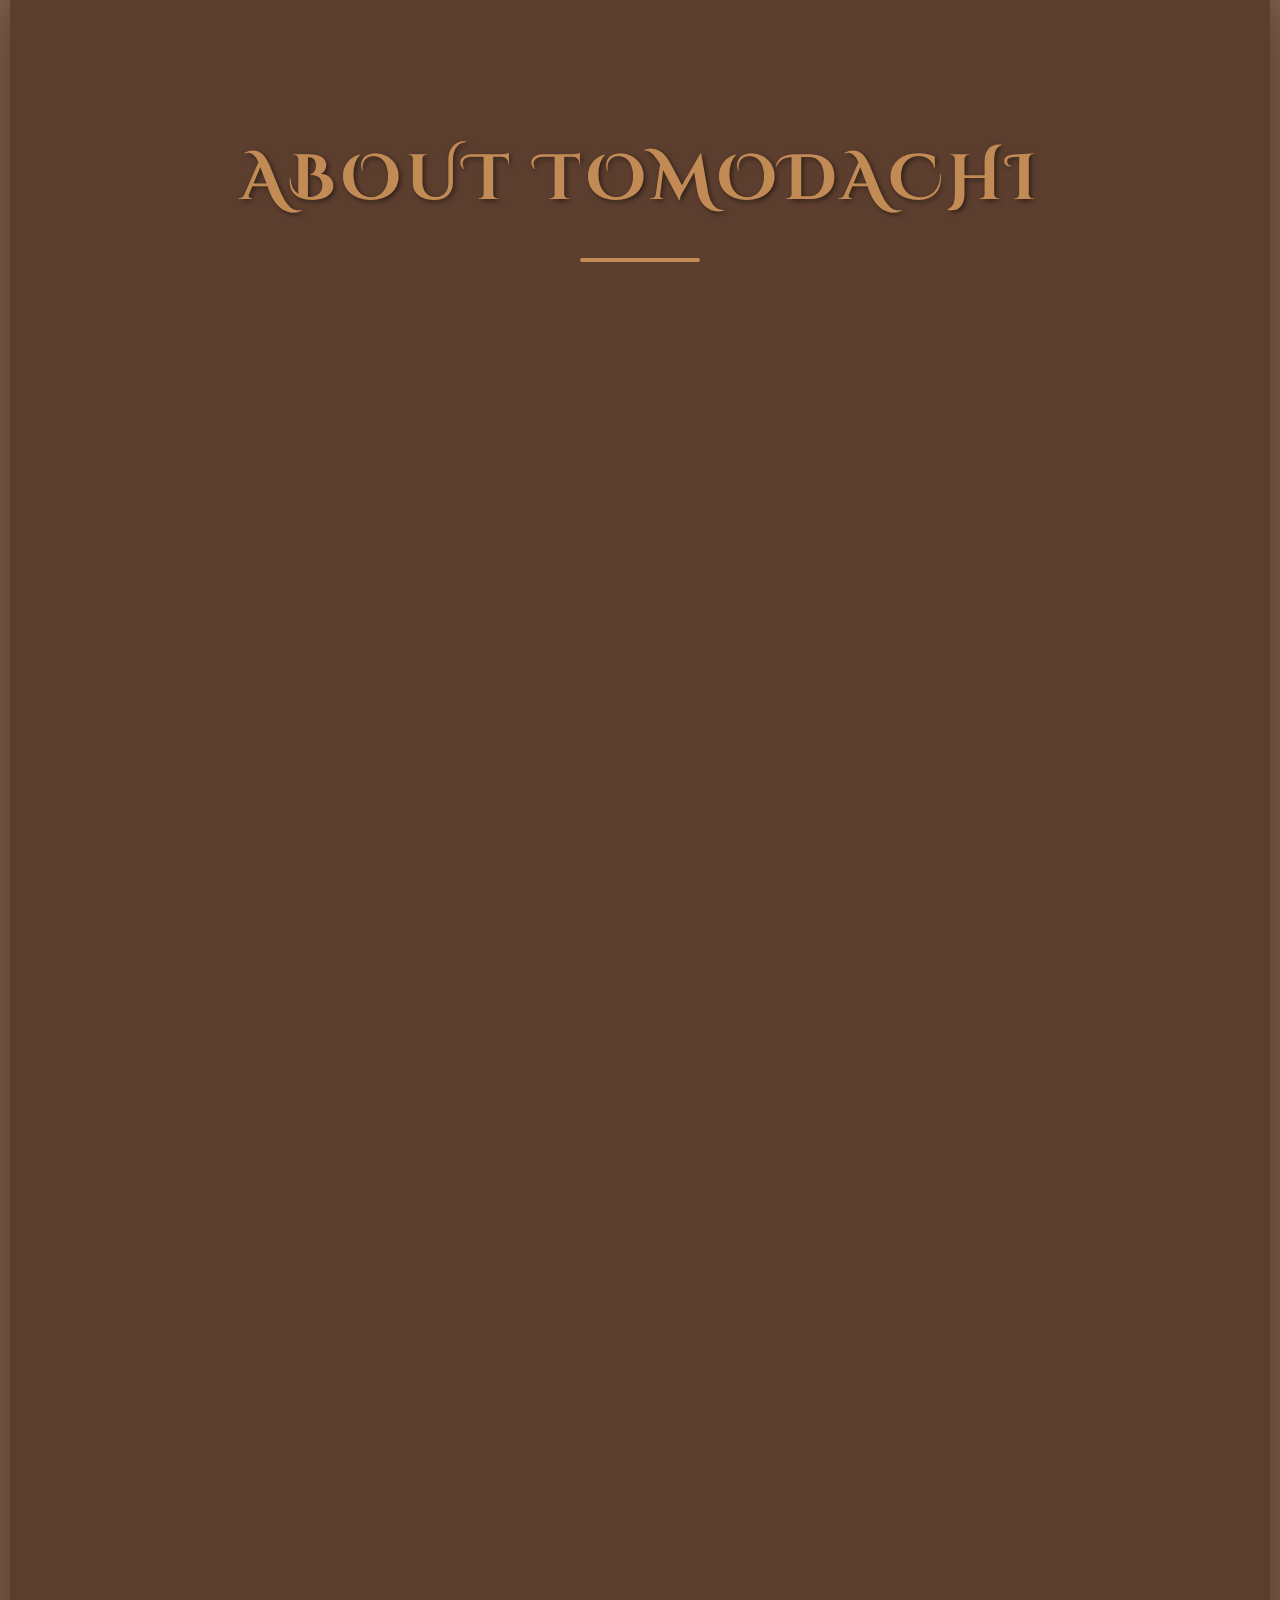
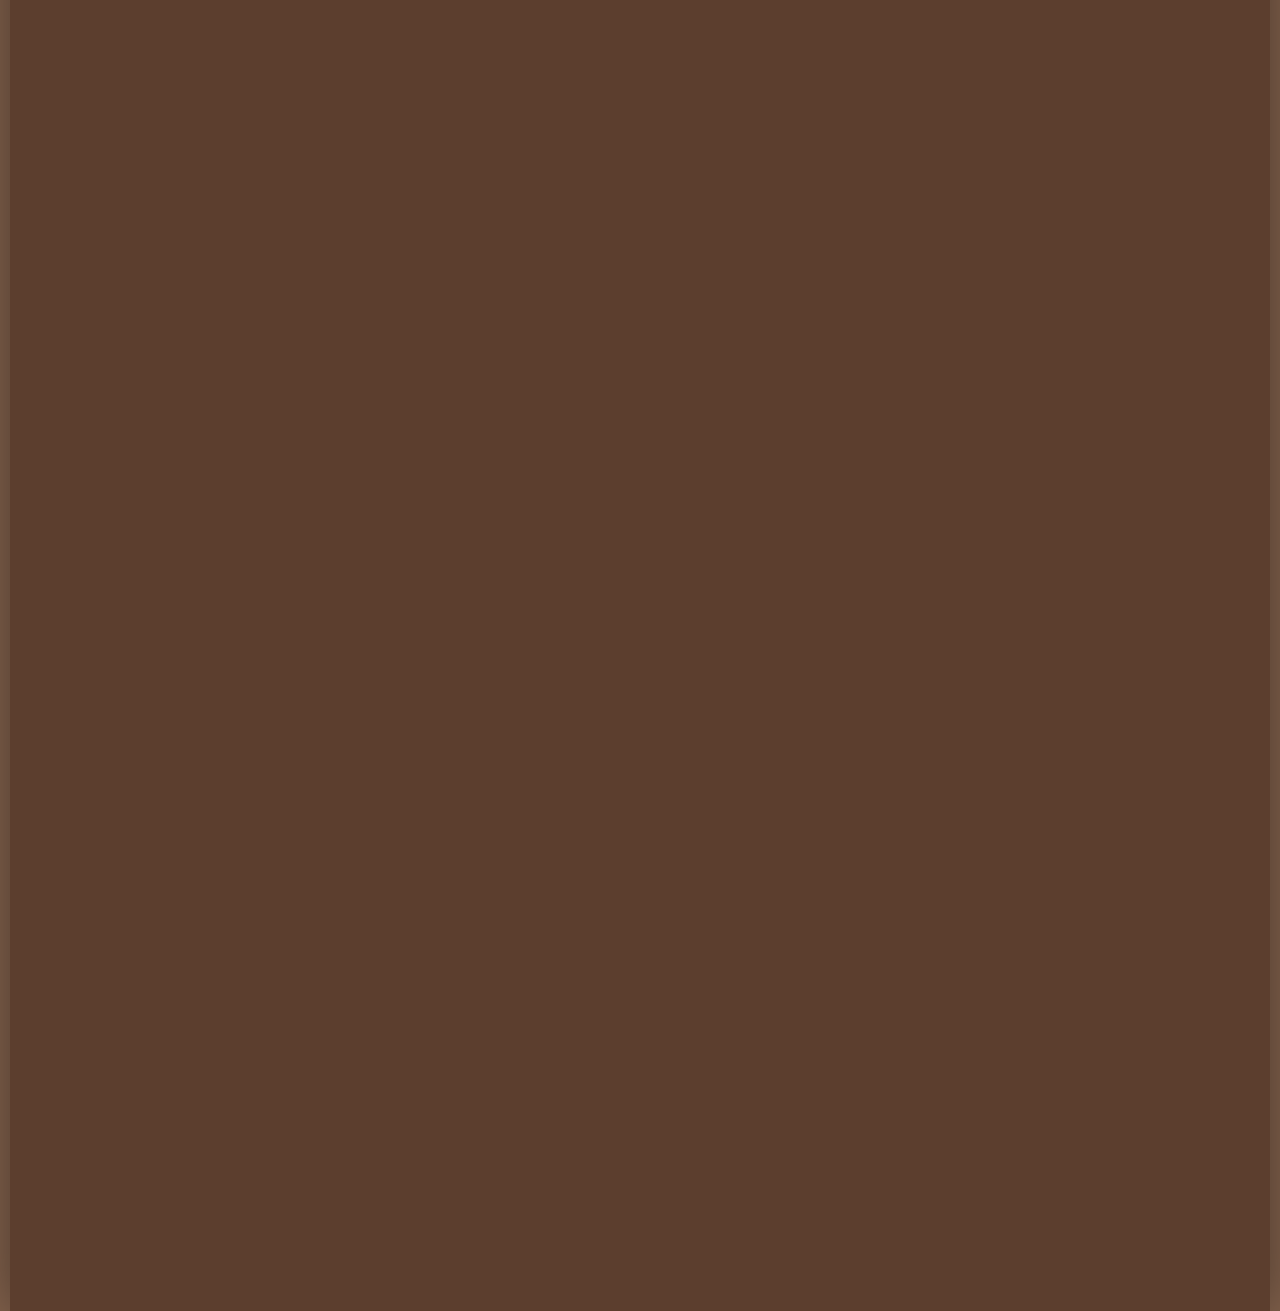
<file: about - Copy.html>
<!DOCTYPE html>
<html lang="en">
<head>
    <meta charset="UTF-8" />
    <meta name="viewport" content="width=device-width, initial-scale=1.0"/>
    <title>About Tomodachi coffe</title>
    <link rel="stylesheet" href="about.css" />
    <link rel="preconnect" href="https://fonts.googleapis.com">
    <link href="https://fonts.googleapis.com/css2?family=Cinzel+Decorative:wght@700;900&family=Raleway:wght@300;400;700&display=swap" rel="stylesheet">
</head>
<body>
    <div class="container">
        <h1>About Tomodachi</h1>
        <div class="section">
            <div class="text">
                <p>In the heart of Kyoto in the early 1990s, a small coffee shop called “Tomodachi” quietly opened its doors. It wasn’t just a cafe, but a laboratory of friendship, where stories intertwined with the aroma of perfect coffee.</p>
                <ol>
                    <li>Blends Japanese service etiquette with Indonesian soul</li>
                    <li>Ethically sources premium coffee beans</li>
                    <li>Hosts cultural appreciation events</li>
                    <li>Designs artistic and meaningful packaging</li>
                    <li>Builds a global cultural movement through coffee</li>
                </ol>
            </div>
            <div class="image">
                <img src="img/family.jpg" alt="Close-up Biji Kopi Mewah">
            </div>
        </div>

        <div class="section">
            <div class="text">
                <p>Cindy, the visionary, sculpts the brand with a powerful narrative. Afrida brings zen precision, perfecting every drop of water in the art of manual pour-over. Stephanie designs the interior with elegance, creating a grand home atmosphere. Sabiatul introduces the rich heritage of Indonesian roasting techniques. Lovely, with her timeless warmth, transforms every interaction into a lifelong friendship.</p>
            </div>
            <div class="image">
                <img src="img/step.jpg" alt="Proses Pour Over yang Elegan">
            </div>
        </div>

        <div class="section">
            <div class="text">
                <ol>
                    <li><b>Cindy</b>: The Visionary - Crafting the Brand's Story</li>
                    <li><b>Afrida</b>: The Barista Maestro - Mastering the Art of Pour-Over</li>
                    <li><b>Stephanie</b>: The Designer - Creating a Grand Home Atmosphere</li>
                    <li><b>Sabiatul</b>: The Roasting Expert - Infusing Indonesian Heritage</li>
                    <li><b>Lovely</b>: The Heart - Building Lifelong Friendships</li>
                </ol>
            </div>
            <div class="image">
                <img src="img/Coffe Black Sendi Ramos.jpg" alt="Cangkir Kopi Klasik dan Biji Kopi">
            </div>
        </div>

        <div class="section">
            <div class="text">
                <p>After building a legendary foundation in Kyoto, the five friends returned to their homeland, Indonesia. In Cikarang, they established the new Tomodachi Coffee, a temple to the craft of coffee. Every element, from the vintage color palette to the luxurious wood textures, invites guests to engage with the Slow Coffee philosophy, where quality is measured in the moment.</p>
            </div>
            <div class="image">
                <img src="img/cofe shop vintage.jpg" alt="Interior Kedai Kopi yang Mewah">
            </div>
        </div>

        <div class="section">
            <div class="text">
                <p>Today, Tomodachi Coffee stands as a timeless masterpiece of friendship, craft, and legacy. Cindy, Afrida, Stephanie, Sabiatul, and Lovely continue to lead the vision—carving out their story, one extraordinary cup at a time. We invite you to not just drink coffee, but to be a part of this unforgettable story.</p>
            </div>
            <div class="image">
                <img src="img/download (3).jpg" alt="Sahabat Menikmati Kopi Premium">
            </div>
        </div>
    </div>
</body>
</html>
</file>
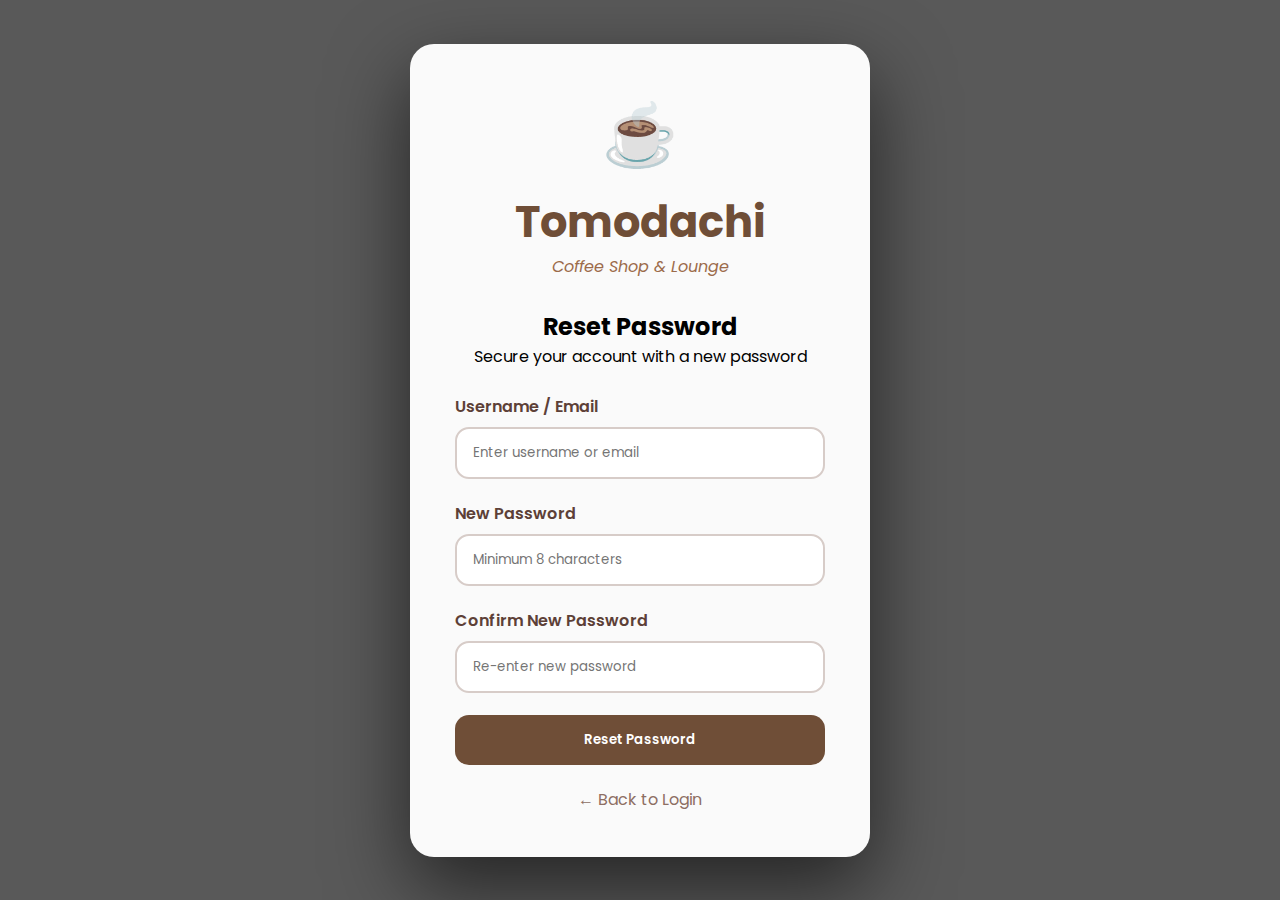
<file: forgotpw.html>
<!DOCTYPE html>
<html lang="en">
<head>
    <meta charset="UTF-8">
    <meta name="viewport" content="width=device-width, initial-scale=1.0">
    <title>Tomodachi Coffee Shop – Reset Password</title>

    <link href="https://fonts.googleapis.com/css2?family=Poppins:wght@300;400;600;700&display=swap" rel="stylesheet">

    <style>
        * {
            margin: 0;
            padding: 0;
            box-sizing: border-box;
            font-family: 'Poppins', sans-serif;
        }

        body {
            min-height: 100vh;
            background: linear-gradient(rgba(0,0,0,0.65), rgba(0,0,0,0.65)),
                        url('https://images.unsplash.com/photo-1509042239860-f550ce710b93');
            background-size: cover;
            background-position: center;
            display: flex;
            align-items: center;
            justify-content: center;
            padding: 20px;
        }

        .container {
            width: 100%;
            max-width: 460px;
            background: rgba(255,255,255,0.97);
            border-radius: 24px;
            padding: 45px;
            box-shadow: 0 30px 80px rgba(0,0,0,0.6);
        }

        .coffee-icon {
            text-align: center;
            font-size: 3.8em;
            margin-bottom: 10px;
        }

        .logo {
            text-align: center;
            margin-bottom: 30px;
        }

        .logo h1 {
            font-size: 2.7em;
            color: #6F4E37;
        }

        .logo p {
            color: #9C6B4A;
            font-style: italic;
        }

        .title {
            text-align: center;
            margin-bottom: 25px;
        }

        .form-group {
            margin-bottom: 22px;
        }

        label {
            font-weight: 600;
            color: #5D4037;
            display: block;
            margin-bottom: 8px;
        }

        input {
            width: 100%;
            padding: 14px 16px;
            border-radius: 14px;
            border: 2px solid #D7CCC8;
        }

        input:focus {
            outline: none;
            border-color: #8D6E63;
        }

        .btn {
            width: 100%;
            padding: 15px;
            border-radius: 14px;
            border: none;
            font-weight: 600;
            cursor: pointer;
            color: #fff;
            background: #6F4E37;
        }

        .message {
            display: none;
            padding: 14px;
            border-radius: 12px;
            margin-bottom: 18px;
        }

        .error {
            background: #FFEBEE;
            color: #C62828;
        }

        .success {
            background: #E8F5E9;
            color: #2E7D32;
        }

        .back-login {
            text-align: center;
            margin-top: 22px;
        }

        .back-login a {
            color: #8D6E63;
            text-decoration: none;
        }
    </style>
</head>

<body>

<div class="container" id="container">
    <div class="coffee-icon">☕</div>

    <div class="logo">
        <h1>Tomodachi</h1>
        <p>Coffee Shop & Lounge</p>
    </div>

    <div class="title">
        <h2>Reset Password</h2>
        <p>Secure your account with a new password</p>
    </div>

    <div id="errorMsg" class="message error"></div>
    <div id="successMsg" class="message success"></div>

    <form id="resetForm">
        <div class="form-group">
            <label>Username / Email</label>
            <input type="text" id="username" placeholder="Enter username or email">
        </div>

        <div class="form-group">
            <label>New Password</label>
            <input type="password" id="newPassword" placeholder="Minimum 8 characters">
        </div>

        <div class="form-group">
            <label>Confirm New Password</label>
            <input type="password" id="confirmPassword" placeholder="Re-enter new password">
        </div>

        <button class="btn" id="resetBtn">Reset Password</button>

        <div class="back-login">
            <a href="login.html">← Back to Login</a>
        </div>
    </form>
</div>

<script>
/* ELEMENT */
const form = document.getElementById("resetForm");
const username = document.getElementById("username");
const newPassword = document.getElementById("newPassword");
const confirmPassword = document.getElementById("confirmPassword");
const resetBtn = document.getElementById("resetBtn");
const container = document.getElementById("container");
const errorMsg = document.getElementById("errorMsg");
const successMsg = document.getElementById("successMsg");

/* ===============================
   1️⃣ CLICK EVENT
================================ */
resetBtn.addEventListener("click", function () {
    console.log("Reset button clicked");
});

/* ===============================
   2️⃣ CHANGE EVENT
================================ */
username.addEventListener("change", function () {
    console.log("Username changed:", this.value);
});

/* ===============================
   3️⃣ MOUSE MOVE EVENT
================================ */
container.addEventListener("mousemove", function () {
    console.log("Mouse moving inside reset password form");
});

/* ===============================
   4️⃣ KEYPRESS EVENT
================================ */
newPassword.addEventListener("keypress", function (e) {
    console.log("Key pressed in password field:", e.key);
});

/* ===============================
   5️⃣ FOCUS EVENT
================================ */
confirmPassword.addEventListener("focus", function () {
    console.log("Confirm password field focused");
});

/* ===============================
   SUBMIT LOGIC
================================ */
form.addEventListener("submit", function (e) {
    e.preventDefault();

    errorMsg.style.display = "none";
    successMsg.style.display = "none";

    if (username.value.trim() === "") {
        return showError("Username or email is required");
    }

    if (newPassword.value.length < 8) {
        return showError("Password must be at least 8 characters");
    }

    if (newPassword.value !== confirmPassword.value) {
        return showError("Passwords do not match");
    }

    showSuccess("Password reset successful ☕ Redirecting...");

    setTimeout(() => {
        window.location.href = "login.html";
    }, 1500);
});

function showError(msg) {
    errorMsg.textContent = msg;
    errorMsg.style.display = "block";
}

function showSuccess(msg) {
    successMsg.textContent = msg;
    successMsg.style.display = "block";
}
</script>

</body>
</html>
</file>
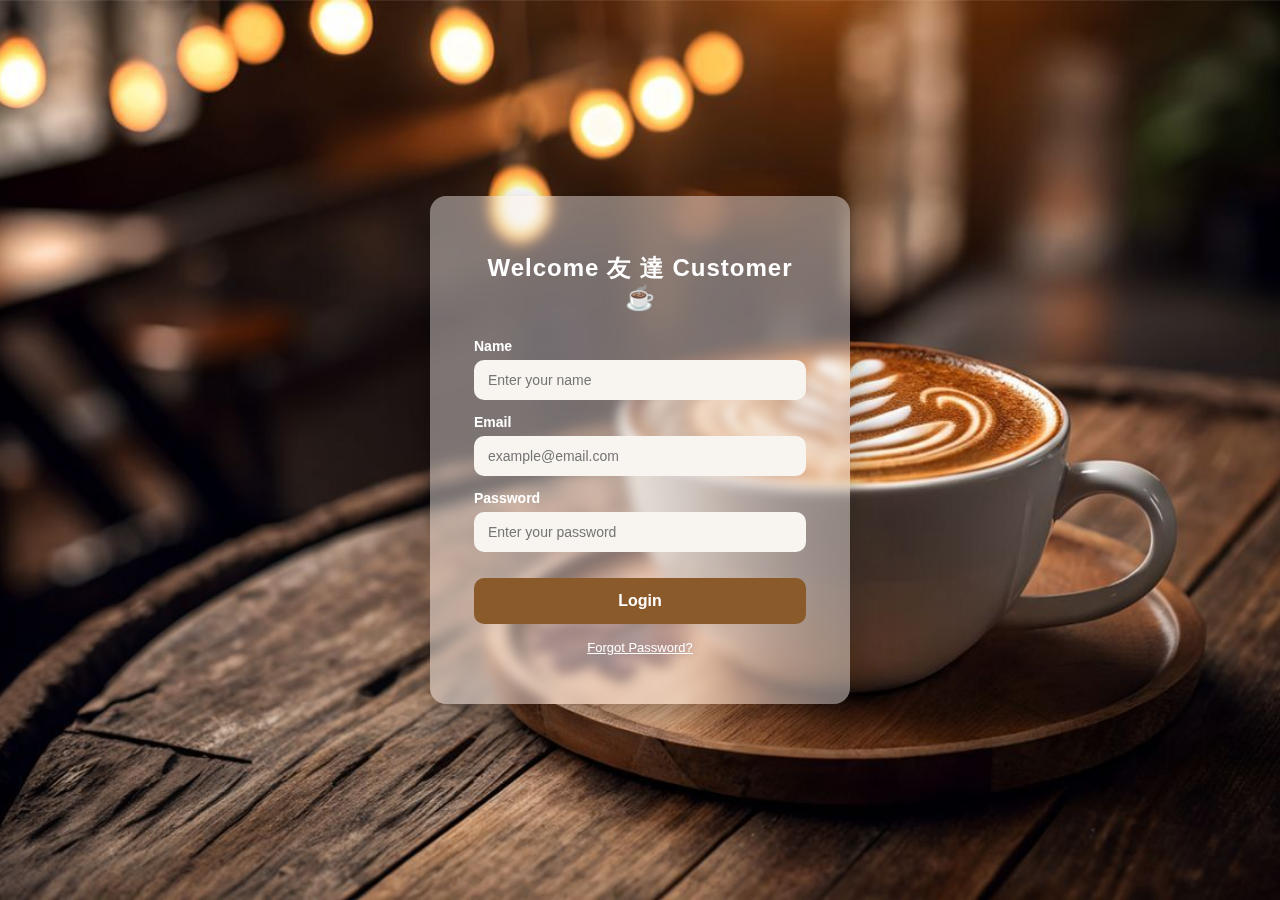
<file: login.html>
<!DOCTYPE html>
<html lang="en">
<head>
  <meta charset="UTF-8" />
  <meta name="viewport" content="width=device-width, initial-scale=1.0" />
  <title>Chocolate Login Form</title>

  <style>
    * {
      box-sizing: border-box;
    }

    body {
      margin: 0;
      min-height: 100vh;
      background: url("img/kopibackround.jpg") center / cover no-repeat;
      font-family: "Segoe UI", Arial, sans-serif;
      display: flex;
      justify-content: center;
      align-items: center;
    }

    .login-form {
      width: 100%;
      max-width: 420px;
      background: rgba(244, 238, 234, 0.45);
      backdrop-filter: blur(6px);
      padding: 36px 44px;
      border-radius: 16px;
      box-shadow: 0 18px 40px rgba(0, 0, 0, 0.35);
      color: #fff;
      animation: slideUp 0.6s ease;
    }

    @keyframes slideUp {
      from {
        opacity: 0;
        transform: translateY(25px);
      }
      to {
        opacity: 1;
        transform: translateY(0);
      }
    }

    h2 {
      text-align: center;
      margin-bottom: 26px;
      letter-spacing: 1px;
    }

    label {
      display: block;
      margin-top: 14px;
      font-size: 14px;
      font-weight: 600;
    }

    input {
      width: 100%;
      padding: 12px 14px;
      margin-top: 6px;
      border-radius: 10px;
      border: none;
      font-size: 14px;
      outline: none;
      background-color: #f8f4f0;
      transition: all 0.25s ease;
    }

    input:focus {
      background-color: #eee2d1;
      box-shadow: 0 0 0 2px rgba(139, 90, 43, 0.5);
    }

    button {
      width: 100%;
      margin-top: 26px;
      padding: 14px;
      background-color: #8b5a2b;
      border: none;
      border-radius: 10px;
      color: #fff;
      font-size: 16px;
      font-weight: bold;
      cursor: pointer;
      transition: all 0.25s ease;
    }

    button:hover {
      background-color: #5c3317;
      transform: translateY(-2px);
    }

    .forgot {
      text-align: center;
      margin-top: 16px;
      font-size: 13px;
    }

    .forgot a {
      color: #fff;
      text-decoration: underline;
    }

    /* Alert */
    .alert {
      display: none;
      margin-top: 18px;
      padding: 12px 14px;
      border-radius: 10px;
      font-size: 14px;
      font-weight: 600;
      animation: fadeSlide 0.3s ease;
    }

    .alert.error {
      background-color: #e25555;
    }

    .alert.success {
      background-color: #62b85c;
    }

    @keyframes fadeSlide {
      from {
        opacity: 0;
        transform: translateY(-6px);
      }
      to {
        opacity: 1;
        transform: translateY(0);
      }
    }
  </style>
</head>

<body>
  <form class="login-form" id="loginForm" novalidate>
    <h2>Welcome 友 達 Customer ☕</h2>

    <label>Name</label>
    <input type="text" id="name" placeholder="Enter your name" required />

    <label>Email</label>
    <input type="email" id="email" placeholder="example@email.com" required />

    <label>Password</label>
    <input type="password" id="password" placeholder="Enter your password" required />

    <button type="submit" id="loginBtn">Login</button>

    <p class="forgot">
      <a href="forgotpw.html">Forgot Password?</a>
    </p>

    <div class="alert error" id="errorAlert">
      ⚠️ Email must be valid and include @
    </div>

    <div class="alert success" id="successAlert">
      ✅ Login successful! Redirecting...
    </div>
  </form>

  <script>
    const form = document.getElementById("loginForm");
    const email = document.getElementById("email");
    const nameInput = document.getElementById("name");
    const password = document.getElementById("password");
    const loginBtn = document.getElementById("loginBtn");
    const errorAlert = document.getElementById("errorAlert");
    const successAlert = document.getElementById("successAlert");

    const emailRegex = /^[^\s@]+@[^\s@]+\.[^\s@]+$/;

    function hideAlerts() {
      errorAlert.style.display = "none";
      successAlert.style.display = "none";
    }

    function show(el) {
      el.style.display = "block";
    }

    /* ========= 5 EVENT LISTENERS ========= */

    // 1. Click Event
    loginBtn.addEventListener("click", () => {
      console.log("Login button clicked");
    });

    // 2. Change Event
    email.addEventListener("change", () => {
      console.log("Email changed:", email.value);
    });

    // 3. Mouse Move Event
    form.addEventListener("mousemove", () => {
      console.log("Mouse moving inside form");
    });

    // 4. Keypress Event
    password.addEventListener("keypress", (e) => {
      console.log("Key pressed in password:", e.key);
    });

    // 5. Focus Event
    nameInput.addEventListener("focus", () => {
      console.log("Name field focused");
    });

    /* ========= SUBMIT LOGIC ========= */
    form.addEventListener("submit", function (e) {
      e.preventDefault();
      hideAlerts();

      if (!emailRegex.test(email.value.trim())) {
        show(errorAlert);
        return;
      }

      show(successAlert);

      // ⏳ delay sebentar → pindah halaman
      setTimeout(() => {
        window.location.href = "menu.html";
      }, 1200);
    });

    // Real-time validation
    email.addEventListener("input", function () {
      if (emailRegex.test(this.value.trim())) {
        errorAlert.style.display = "none";
      }
    });
  </script>
</body>
</html>
</file>
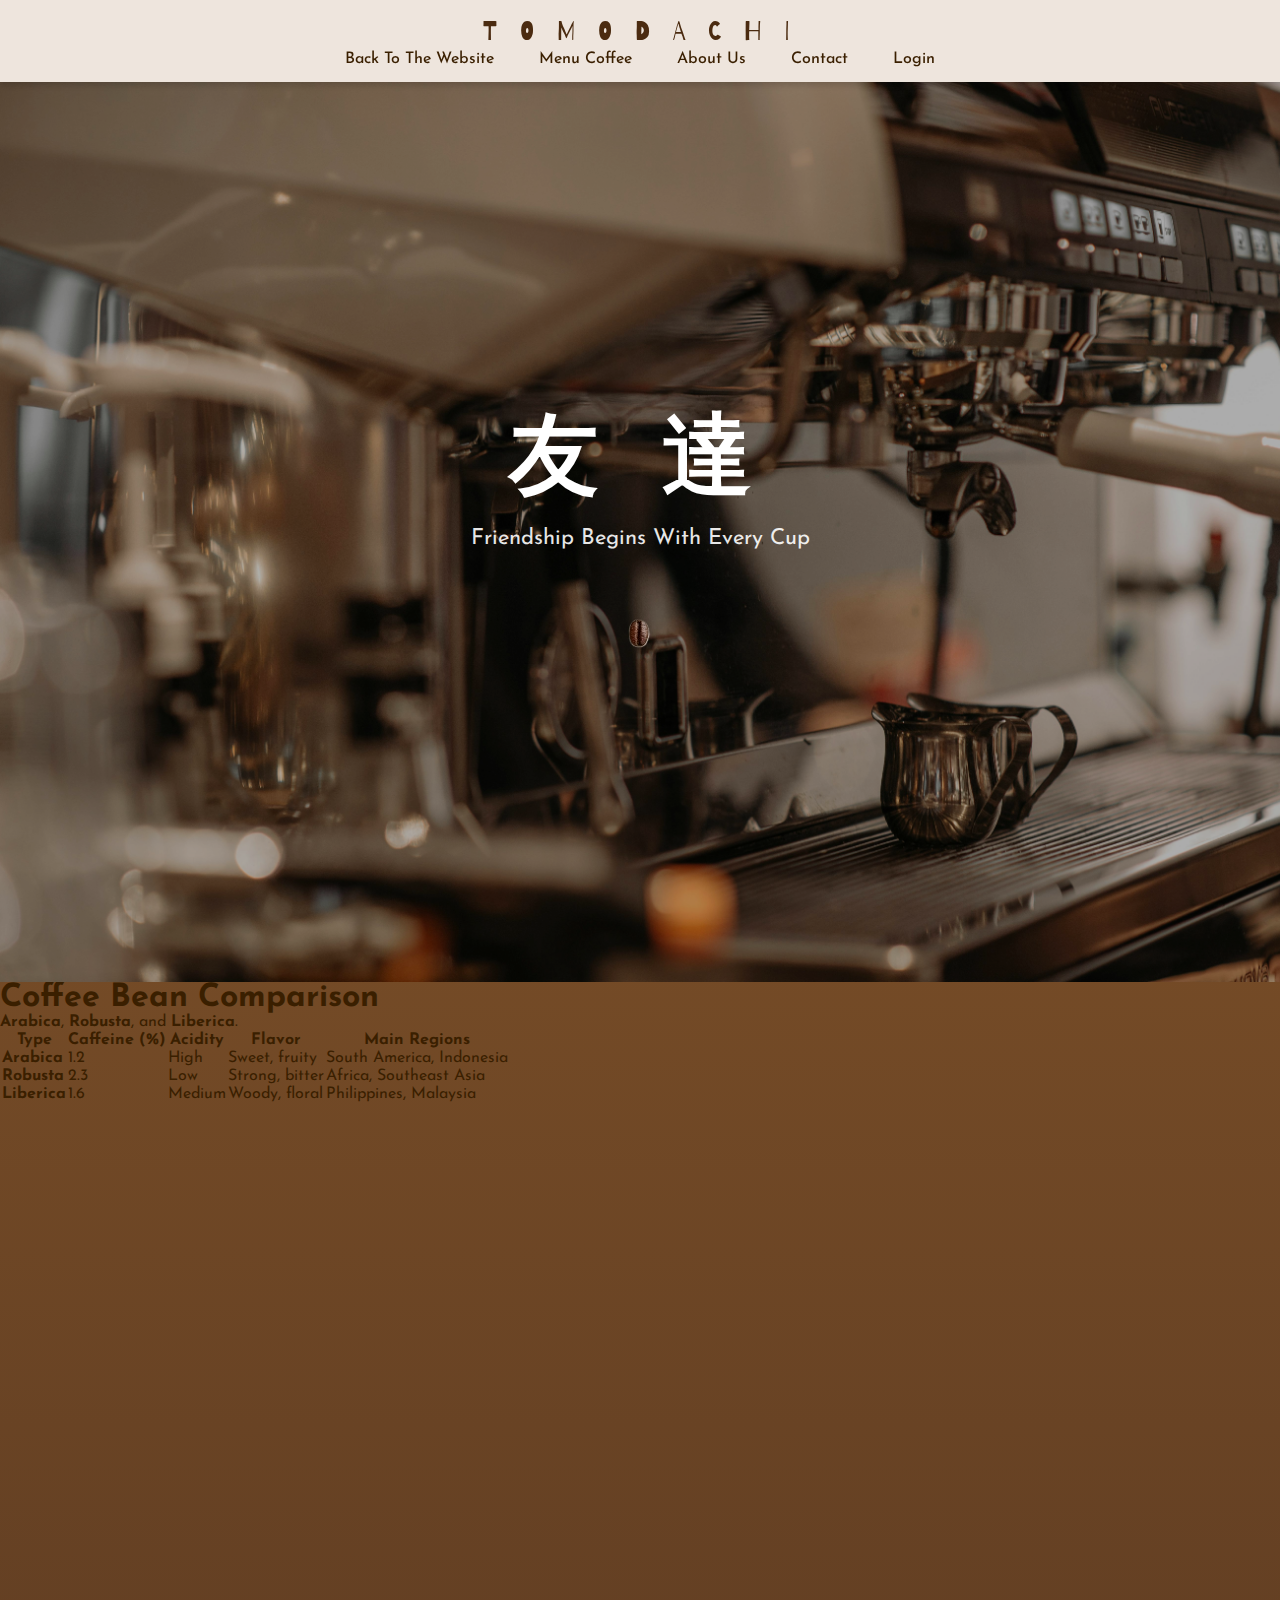
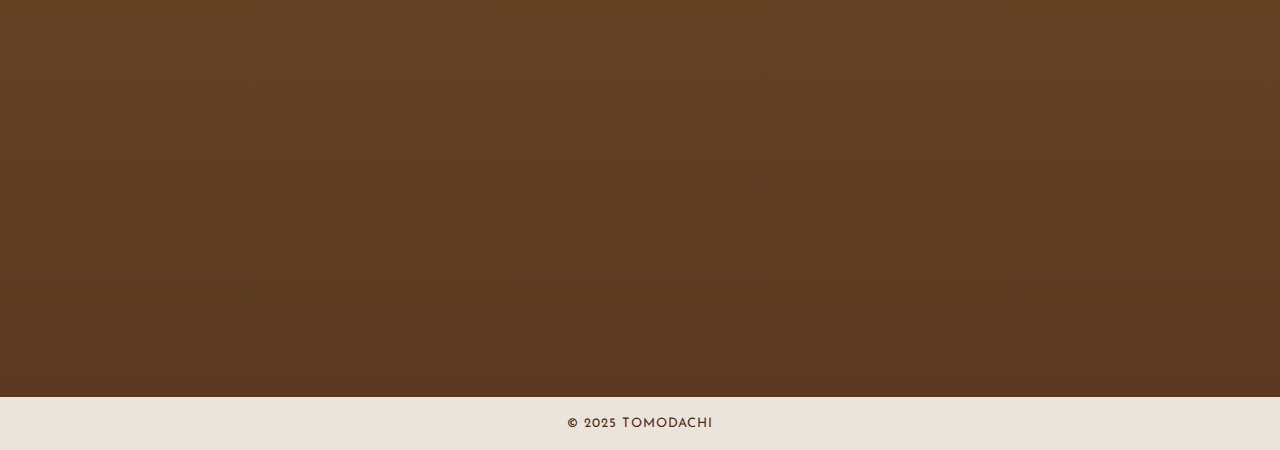
<file: menu.html>
<!DOCTYPE html>
<html lang="en">
<head>
  <meta charset="UTF-8" />
  <meta name="viewport" content="width=device-width, initial-scale=1.0" />
  <title>TOMODACHI Coffee Menu</title>
  <link rel="stylesheet" href="menu.css" />
  <link rel="preconnect" href="https://fonts.googleapis.com">
  <link rel="preconnect" href="https://fonts.gstatic.com" crossorigin>
  <link href="https://fonts.googleapis.com/css2?family=Barriecito&family=Josefin+Sans:ital,wght@0,100..700;1,100..700&display=swap" rel="stylesheet">
</head>
<body>

  <header class="navbar">
    <div class="logo">T O M O D A C H I</div>
    <nav>
      <a href="index.html">Back To The Website</a>
      <a href="#menu">Menu Coffee</a>
      <a href="about - Copy.html">About Us</a>
      <a href="contact.html">Contact</a>
      <a href="login.html">Login</a>
    </nav>
  </header>

  <section class="hero">
    <div class="hero-overlay"></div>
    <div class="hero-text">
      <h1 class="fade-in">友   達</h1>
      <p class="fade-in delay">Friendship Begins With Every Cup</p>
      <div class="scroll-down">
        <img src="img/minibean.png" alt="minibean">
      </div>
    </div>
  </section>
 
  <section class="coffee-table-section">
    <h1>Coffee Bean Comparison</h1>
    <p class="intro">
      <b>Arabica</b>, <b>Robusta</b>, and <b>Liberica</b>.
    </p>

    <table class="coffee-table">
      <thead>
        <tr>
          <th>Type</th>
          <th>Caffeine (%)</th>
          <th>Acidity</th>
          <th>Flavor</th>
          <th>Main Regions</th>
        </tr>
      </thead>
      <tbody>
        <tr>
          <td><b>Arabica</b></td>
          <td>1.2</td>
          <td>High</td>
          <td>Sweet, fruity</td>
          <td>South America, Indonesia</td>
        </tr>
        <tr>
          <td><b>Robusta</b></td>
          <td>2.3</td>
          <td>Low</td>
          <td>Strong, bitter</td>
          <td>Africa, Southeast Asia</td>
        </tr>
        <tr>
          <td><b>Liberica</b></td>
          <td>1.6</td>
          <td>Medium</td>
          <td>Woody, floral</td>
          <td>Philippines, Malaysia</td>
        </tr>
      </tbody>
    </table>
  </section>

  <main id="menu" class="menu">
    <div class="card">
      <img src="img/AMERICANO.png" alt="Americano">
      <h2 class="vertical-text">AMERICANO</h2>
      <p>Light espresso<br>with water.</p>
    </div>

    <div class="card">
      <img src="img/CAPPUCINO.png" alt="Cappuccino">
      <h2 class="vertical-text">CAPPUCCINO</h2>
      <p>Espresso with milk<br>foam on top.</p>
    </div>

    <div class="card">
      <img src="img/AFFOGATO.png" alt="Affogato">
      <h2 class="vertical-text">AFFOGATO</h2>
      <p>Coffee with<br>ice cream.</p>
    </div>

    <div class="card">
      <img src="img/MATCHA.png" alt="Matcha Espresso">
      <h2 class="vertical-text">MATCHA<br>ESPRESSO</h2>
      <p>Soft matcha with<br>espresso.</p>
    </div>

    <div class="card">
      <img src="img/MOCHA.png" alt="Mocha">
      <h2 class="vertical-text">MOCHA</h2>
      <p>Espresso with<br>chocolate and milk.</p>
    </div>

    <div class="card">
      <img src="img/LATTE.png" alt="Latte">
      <h2 class="vertical-text">LATTE</h2>
      <p>Smooth espresso<br>with more milk.</p>
    </div>

     <div class="card">
      <img src="img/CARMEL.png" alt="Caramel Macchiato">
      <h2 class="vertical-text">CARAMEL MACCHIATO</h2>
      <p>Espresso with caramel<br>and milk.</p>
    </div>
    <div class="card">
      <img src="img/HAZELNUT.png" alt="Latte">
      <h2 class="vertical-text">HAZELNUT LATTE</h2>
      <p>Espresso with milk<br>and a nutty hazelnut.</p>
    </div>
  </main>

  <footer>
    <p>© 2025 TOMODACHI</p>
  </footer>

  <script>
    const cards = document.querySelectorAll('.card');
    window.addEventListener('scroll', () => {
      cards.forEach(card => {
        const rect = card.getBoundingClientRect();
        if (rect.top < window.innerHeight - 100) {
          card.classList.add('visible');
        }
      });
    });
  </script>
</body>
</html>
</file>
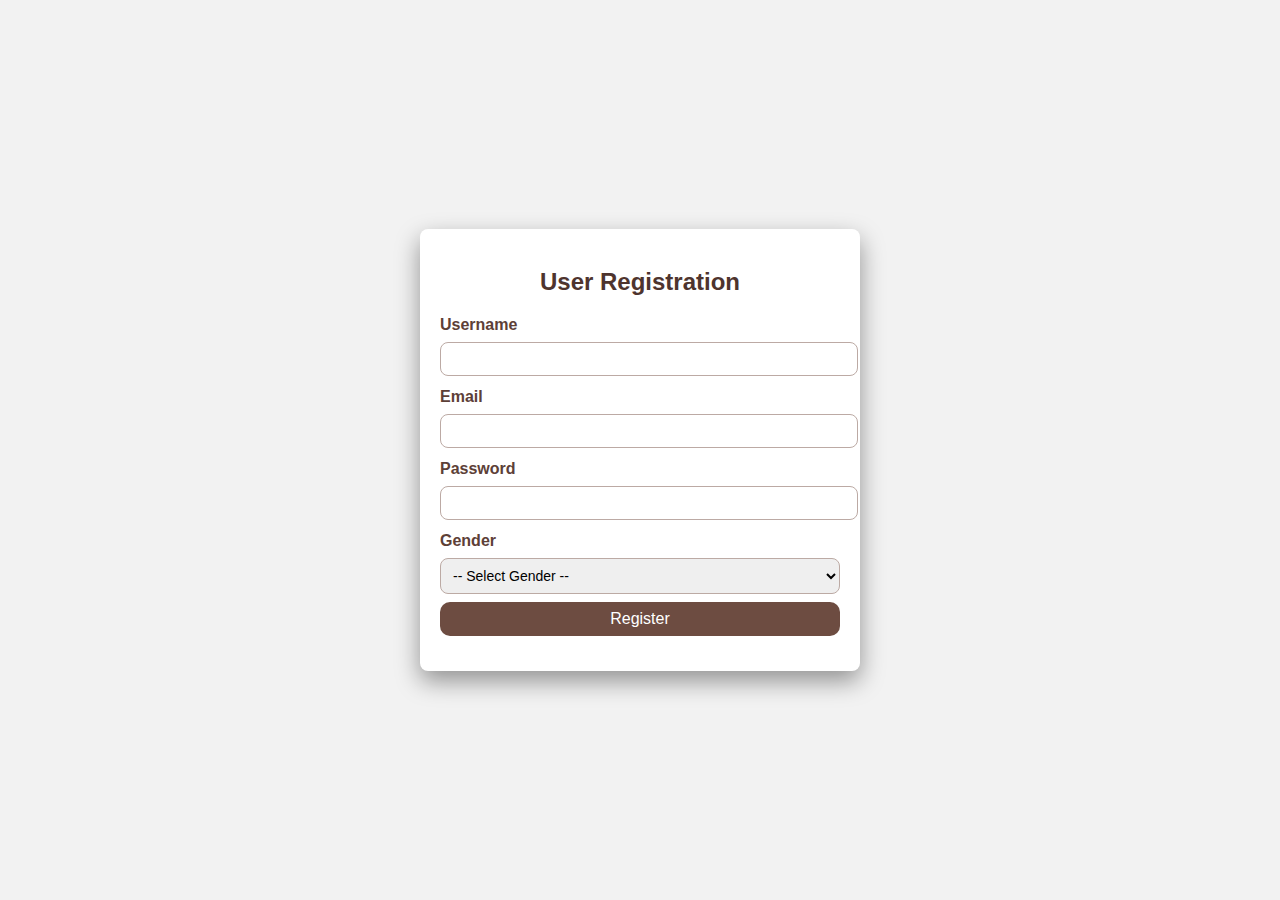
<file: regis.html>
<!DOCTYPE html>
<html lang="en">
  <head>
    <meta charset="UTF-8" />
    <title>User Registration</title>

    <!-- jQuery CDN -->
    <script src="https://code.jquery.com/jquery-3.7.1.min.js"></script>

    <style>
      body {
        font-family: "Segoe UI", Tahoma, Geneva, Verdana, sans-serif;
        background: linear-gradient(135deg, #6f4e37, #3e2723);
        height: 100vh;
        display: flex;
        align-items: center;
        justify-content: center;
        margin: 0;
      }

      .container {
        width: 420px;
        background: #f5ebe0;
        padding: 30px;
        border-radius: 15px;
        box-shadow: 0 10px 25px rgba(0, 0, 0, 0.4);
      }

      h2 {
        text-align: center;
        color: #4e342e;
        margin-bottom: 20px;
      }

      label {
        display: block;
        margin-top: 12px;
        font-weight: bold;
        color: #5d4037;
      }

      input,
      select {
        width: 100%;
        padding: 10px;
        border-radius: 8px;
        border: 1px solid #bcaaa4;
        margin-top: 5px;
        font-size: 14px;
        transition: all 0.3s ease;
      }

      input:focus,
      select:focus {
        outline: none;
        border-color: #8d6e63;
        background-color: #efebe9;
      }

      button {
        margin-top: 20px;
        padding: 12px;
        background: #6d4c41;
        color: white;
        font-size: 16px;
        border: none;
        border-radius: 10px;
        cursor: pointer;
        transition: background 0.3s;
      }

      button:hover {
        background: #4e342e;
      }

      .error {
        color: #bf360c;
        font-size: 13px;
      }

      .success {
        margin-top: 15px;
        text-align: center;
        color: #2e7d32;
        font-weight: bold;
      }

      body {
        font-family: Arial, sans-serif;
        background: #f2f2f2;
      }

      .container {
        width: 400px;
        margin: 40px auto;
        background: white;
        padding: 20px;
        border-radius: 8px;
      }

      input,
      select,
      button {
        width: 100%;
        padding: 8px;
        margin-top: 8px;
      }

      .error {
        color: red;
        font-size: 13px;
      }

      .success {
        color: green;
        font-size: 14px;
      }
    </style>
  </head>
  <body>
    <div class="container">
      <h2>User Registration</h2>

      <form id="registerForm">
        <label>Username</label>
        <input type="text" id="username" />
        <span class="error" id="userError"></span>

        <label>Email</label>
        <input type="email" id="email" />
        <span class="error" id="emailError"></span>

        <label>Password</label>
        <input type="password" id="password" />
        <span class="error" id="passError"></span>

        <label>Gender</label>
        <select id="gender">
          <option value="">-- Select Gender --</option>
          <option value="male">Male</option>
          <option value="female">Female</option>
        </select>
        <span class="error" id="genderError"></span>

        <button type="submit" id="registerBtn">Register</button>
      </form>

      <p class="success" id="successMsg"></p>
    </div>

    <script>
      $(document).ready(function () {
        /* Focus Event */
        $("input, select").focus(function () {
          $(this).css("background-color", "#e8f0fe");
        });

        /* Keypress Event (Username validation) */
        $("#username").keypress(function () {
          $("#userError").text("");
        });

        /* Change Event (Gender selection) */
        $("#gender").change(function () {
          if ($(this).val() !== "") {
            $("#genderError").text("");
          }
        });

        /* Mouse Move Event (simple interaction) */
        $(".container").mousemove(function () {
          console.log("Mouse moving inside form");
        });

        /* Click Event + Form Validation */
        $("#registerForm").submit(function (e) {
          e.preventDefault();

          let valid = true;

          let username = $("#username").val();
          let email = $("#email").val();
          let password = $("#password").val();
          let gender = $("#gender").val();

          if (username.length < 5) {
            $("#userError").text("Username must be at least 5 characters");
            valid = false;
          }

          if (!email.includes("@")) {
            $("#emailError").text("Invalid email address");
            valid = false;
          } else {
            $("#emailError").text("");
          }

          if (password.length < 6) {
            $("#passError").text("Password must be at least 6 characters");
            valid = false;
          } else {
            $("#passError").text("");
          }

          if (gender === "") {
            $("#genderError").text("Please select gender");
            valid = false;
          }

          if (valid) {
            $("#successMsg").text("Registration Successful!");
            $("#registerForm")[0].reset();
          }
        });
      });
    </script>
  </body>
</html>
</file>
<file: about.css>
:root {
            /* Revised Palette: Mocha, Hangat, dan Mewah */
            --color-primary: #3b1b02; /* Cokelat Espresso Gelap (Untuk Teks & Heading) */
            --color-secondary: #c28b55; /* Karamel Hangat (Untuk Aksen) */
            --color-body-bg: #80604b; /* Cokelat Mocha Sedang (BACKGROUND UTAMA) */
            --color-container-bg: #5c3e2e; /* Cokelat Kayu (BACKGROUND KONTEN) */
            --color-text: #f5f0e6; /* Putih Gading (Teks) */
            --color-accent: #b86d4a; /* Cokelat Siena */
        }

        body {
            margin: 0;
            font-family: 'Raleway', sans-serif;
            line-height: 1.8;
            background-color: var(--color-body-bg); /* Cokelat Mocha Medium */
            /* Latar belakang biji kopi dengan opacity rendah untuk kesan mewah */
            background-image: url('https://www.transparenttextures.com/patterns/coffee-beans.png');
            background-attachment: fixed;
            color: var(--color-text); /* Teks diubah ke Putih Gading agar kontras */
            overflow-x: hidden;
        }

        /* Keyframe untuk animasi Fade-in saat elemen dimuat */
        @keyframes fadeIn {
            from { opacity: 0; transform: translateY(20px); }
            to { opacity: 1; transform: translateY(0); }
        }

        /* Keyframe untuk animasi judul (Scale Up) */
        @keyframes scaleUp {
            from { opacity: 0; transform: scale(0.9); }
            to { opacity: 1; transform: scale(1); }
        }

        /* ==================================== */
        /* 2. CONTAINER & HEADER - REVISED */
        /* ==================================== */
        .container {
            max-width: 1200px;
            margin: 0 auto;
            padding: 80px 30px;
            /* Latar belakang Cokelat Kayu, sedikit lebih gelap dari body BG */
            background-color: var(--color-container-bg); 
            box-shadow: 0 0 50px rgba(0, 0, 0, 0.4); 
        }

        h1 {
            font-family: 'Cinzel Decorative', serif;
            text-align: center;
            font-size: 4em;
            margin-bottom: 60px;
            color: var(--color-secondary); /* Aksen Karamel */
            letter-spacing: 5px;
            text-transform: uppercase;
            text-shadow: 2px 2px 5px rgba(0,0,0,0.5);
            /* Animasi judul saat pemuatan */
            animation: scaleUp 1.5s ease-out forwards;
        }

        h1::after {
            content: '';
            display: block;
            width: 120px;
            height: 4px;
            background: var(--color-secondary);
            margin: 20px auto 0;
            border-radius: 2px;
        }

        /* ==================================== */
        /* 3. SECTION STYLES & ANIMATION - REVISED */
        /* ==================================== */
        .section {
            display: flex;
            flex-wrap: wrap;
            margin-bottom: 100px;
            align-items: center;
            /* Latar belakang bagian yang sangat halus */
            background-color: rgba(255, 255, 255, 0.05); 
            border-radius: 15px;
            overflow: hidden;
            box-shadow: 0 5px 20px rgba(0,0,0,0.4);
            transition: transform 0.4s ease, background-color 0.4s ease;
            /* Animasi untuk setiap bagian */
            opacity: 0;
            transform: translateY(20px);
            animation: fadeIn 1s ease-out forwards;
        }
        
        .section:hover {
            transform: translateY(-5px); /* Efek mengangkat saat di-hover */
            /* Warna hover yang sedikit lebih terang agar menonjol */
            background-color: rgba(255, 255, 255, 0.08); 
        }

        /* Memberikan delay animasi untuk efek staggered */
        .section:nth-child(2) { animation-delay: 0.3s; }
        .section:nth-child(3) { animation-delay: 0.6s; }
        .section:nth-child(4) { animation-delay: 0.9s; }
        .section:nth-child(5) { animation-delay: 1.2s; }

        .section:nth-child(even) {
            flex-direction: row-reverse;
        }

        .text {
            flex: 1;
            padding: 40px;
            min-width: 350px;
        }

        .text p {
            font-size: 1.15em;
            color: var(--color-text); /* Teks Putih Gading */
            text-align: justify;
        }
        
        strong {
            color: var(--color-secondary);
            font-weight: 700;
        }

        .image {
            flex: 1;
            padding: 0;
            min-width: 350px;
            overflow: hidden;
            background-color: var(--color-accent);
        }
        
        .image img {
            width: 100%;
            height: 400px; /* Tinggi gambar yang konsisten */
            object-fit: cover;
            display: block;
            border-radius: 0;
            box-shadow: none;
            /* Efek zoom halus saat di-hover */
            transition: transform 0.6s ease-out;
        }
        
        .image:hover img {
            transform: scale(1.05);
        }

        /* ==================================== */
        /* 4. MEDIA QUERIES (RESPONSIVE) */
        /* ==================================== */
        @media (max-width: 900px) {
            .section {
                flex-direction: column !important;
                margin-bottom: 50px;
            }
            .text {
                padding: 30px;
            }
            .image img {
                height: 300px;
            }
            h1 {
                font-size: 2.5em;
                letter-spacing: 3px;
            }
        }
</file>
<file: menu.css>
/* ====== BASIC ====== */
* {
  margin: 0;
  padding: 0;
  box-sizing: border-box;
}

body {
  background: linear-gradient(to bottom, #8b5a2b, #5a3921);
  font-family: 'Josefin Sans', sans-serif;
  color: #3a1f00;
  overflow-x: hidden;
}

/* ====== HEADER ====== */
.navbar {
  background: rgba(243, 237, 231, 0.95);
  backdrop-filter: blur(8px);
  position: sticky;
  top: 0;
  width: 100%;
  display: flex;
  flex-direction: column;
  align-items: center;
  z-index: 10;
  box-shadow: 0 3px 6px rgba(0,0,0,0.15);
}

.logo {
  font-family: "Barriecito", system-ui;
  letter-spacing: 8px;
  color: #4b2b10;
  font-size: 26px;
  margin: 15px 0 5px 0;
}

nav {
  padding-bottom: 15px;
}

nav a {
  text-decoration: none;
  color: #3a1f00;
  margin: 0 20px;
  font-weight: 500;
  transition: color 0.3s ease, transform 0.2s ease;
}

nav a:hover {
  color: #b27435;
  transform: scale(1.1);
}

/* ====== FLOATING CART ====== */
.floating-cart {
  position: fixed;
  bottom: 40px;
  right: 40px;
  z-index: 99;
  cursor: pointer;
  animation: float 3s ease-in-out infinite;
}

@keyframes float {
  0%, 100% {
    transform: translateY(0);
  }
  50% {
    transform: translateY(-10px);
  }
}

.cart-icon-main {
  font-size: 48px;
  display: inline-block;
  transition: transform 0.3s ease;
}

.floating-cart:hover .cart-icon-main {
  transform: scale(1.1);
}

.cart-count {
  position: absolute;
  top: -8px;
  right: -8px;
  background: #c41e3a;
  color: white;
  border-radius: 50%;
  width: 28px;
  height: 28px;
  display: flex;
  align-items: center;
  justify-content: center;
  font-size: 14px;
  font-weight: bold;
  box-shadow: 0 2px 8px rgba(0,0,0,0.2);
}

/* ====== HERO ====== */
.hero {
  background: url('img/Walpaper.jpg') center/cover no-repeat;
  height: 100vh;
  position: relative;
  display: flex;
  justify-content: center;
  align-items: center;
  text-align: center;
  overflow: hidden;
}

.hero-overlay {
  position: absolute;
  top: 0;
  left: 0;
  right: 0;
  bottom: 0;
  background: rgba(0, 0, 0, 0.3);
  z-index: 1;
}

.hero-text {
  color: #fff;
  position: relative;
  z-index: 2;
  animation: fadeUp 1.5s ease;
}

.hero-text h1 {
  font-family: "Barriecito", system-ui;
  font-size: 90px;
  letter-spacing: 20px;
}

.hero-text p {
  font-family: "Josefin Sans", sans-serif;
  font-size: 22px;
  opacity: 0.9;
  margin-top: 10px;
}

.scroll-down {
  margin-top: 50px;
  font-size: 26px;
  animation: bounce 2s infinite ease-in-out;
  color: #fff;
}

/* Fade animations */
@keyframes fadeUp {
  from {opacity: 0; transform: translateY(30px);}
  to {opacity: 1; transform: translateY(0);}
}

@keyframes bounce {
  0%, 100% {transform: translateY(0);}
  50% {transform: translateY(-10px);}
}

/* ====== MENU ====== */
.menu {
  display: grid;
  grid-template-columns: repeat(auto-fit, minmax(250px, 1fr));
  gap: 35px;
  justify-items: center;
  padding: 80px 80px;
}

/* ====== CARD ====== */
.card {
  background: rgba(243, 237, 231, 0.95);
  border-radius: 25px;
  width: 260px;
  height: auto;
  display: flex;
  flex-direction: column;
  align-items: center;
  justify-content: space-between;
  text-align: center;
  position: relative;
  padding: 25px 15px;
  box-shadow: 0 6px 20px rgba(0,0,0,0.2);
  transform: translateY(40px);
  opacity: 0;
  transition: transform 0.8s ease, opacity 0.8s ease, box-shadow 0.4s ease;
  cursor: pointer;
}

.card.visible {
  opacity: 1;
  transform: translateY(0);
}

.card:hover {
  transform: translateY(-10px);
  box-shadow: 0 10px 25px rgba(0,0,0,0.25);
}

.card img {
  width: 220px;
  height: 220px;
  object-fit: cover;
  margin-top: 10px;
  border-radius: 15px;
  transition: transform 0.3s ease;
}

.card:hover img {
  transform: scale(1.08);
}

.vertical-text {
  writing-mode: vertical-rl;
  text-orientation: mixed;
  transform: translateY(-50%) rotate(180deg);
  position: absolute;
  left: 10px;
  top: 50%;
  font-family: "Barriecito", system-ui;
  font-size: 15px;
  color: #4b2b10;
  letter-spacing: 2px;
  opacity: 0.8;
}

.card p {
  font-size: 14px;
  line-height: 1.4;
  color: #3a1f00;
  margin: 15px 0;
}

.card-price {
  font-size: 18px;
  font-weight: bold;
  color: #c41e3a;
  margin-bottom: 10px;
}

.card-button {
  background: #4b2b10;
  color: white;
  border: none;
  padding: 10px 25px;
  border-radius: 8px;
  cursor: pointer;
  font-size: 14px;
  font-weight: bold;
  transition: background 0.3s ease;
  margin-top: 10px;
}

.card-button:hover {
  background: #3a1f00;
}

/* ====== MODAL ====== */
.modal {
  display: none;
  position: fixed;
  z-index: 100;
  left: 0;
  top: 0;
  width: 100%;
  height: 100%;
  background-color: rgba(0, 0, 0, 0.7);
  animation: fadeIn 0.3s ease;
}

.modal.show {
  display: flex;
  align-items: center;
  justify-content: center;
}

@keyframes fadeIn {
  from { opacity: 0; }
  to { opacity: 1; }
}

.modal-content {
  background: white;
  border-radius: 20px;
  width: 90%;
  max-width: 500px;
  box-shadow: 0 10px 40px rgba(0,0,0,0.3);
  animation: slideUp 0.3s ease;
  position: relative;
}

@keyframes slideUp {
  from { transform: translateY(30px); opacity: 0; }
  to { transform: translateY(0); opacity: 1; }
}

.modal-close {
  position: absolute;
  top: 20px;
  right: 20px;
  font-size: 28px;
  font-weight: bold;
  color: #3a1f00;
  cursor: pointer;
  transition: color 0.3s ease;
}

.modal-close:hover {
  color: #c41e3a;
}

.modal-body {
  padding: 40px 30px;
}

.modal-product-info {
  display: flex;
  flex-direction: column;
  align-items: center;
  margin-bottom: 30px;
  padding-bottom: 20px;
  border-bottom: 2px solid #deb887;
}

.modal-product-image {
  width: 180px;
  height: 180px;
  object-fit: cover;
  border-radius: 15px;
  margin-bottom: 15px;
  box-shadow: 0 4px 15px rgba(0,0,0,0.1);
}

.modal-product-name {
  font-size: 20px;
  font-weight: bold;
  color: #4b2b10;
  margin-bottom: 8px;
}

.modal-product-price {
  font-size: 18px;
  color: #c41e3a;
  font-weight: bold;
}

.form-group {
  margin-bottom: 20px;
}

.form-group label {
  display: block;
  color: #3a1f00;
  font-weight: 600;
  margin-bottom: 8px;
  font-size: 14px;
}

.temperature-control {
  display: flex;
  gap: 10px;
  margin-bottom: 20px;
}

.temp-btn {
  flex: 1;
  padding: 12px 15px;
  border: 2px solid #deb887;
  border-radius: 8px;
  background: white;
  color: #3a1f00;
  font-size: 14px;
  font-weight: bold;
  cursor: pointer;
  transition: all 0.3s ease;
  font-family: 'Josefin Sans', sans-serif;
}

.temp-btn:hover {
  background: #f5f5f5;
  border-color: #4b2b10;
}

.temp-btn.active {
  background: #4b2b10;
  color: white;
  border-color: #4b2b10;
}

.form-group input,
.form-group textarea {
  width: 100%;
  padding: 12px;
  border: 2px solid #deb887;
  border-radius: 8px;
  font-family: 'Josefin Sans', sans-serif;
  font-size: 14px;
  color: #3a1f00;
  transition: border-color 0.3s ease;
}

.form-group input:focus,
.form-group textarea:focus {
  outline: none;
  border-color: #4b2b10;
}

.form-group textarea {
  resize: vertical;
  min-height: 80px;
}

.quantity-control {
  display: flex;
  align-items: center;
  gap: 10px;
  justify-content: center;
  margin-bottom: 20px;
}

.quantity-control button {
  background: #4b2b10;
  color: white;
  border: none;
  width: 35px;
  height: 35px;
  border-radius: 50%;
  cursor: pointer;
  font-size: 16px;
  transition: background 0.3s ease;
}

.quantity-control button:hover {
  background: #3a1f00;
}

.quantity-control input {
  width: 50px;
  text-align: center;
  border: 2px solid #deb887;
  padding: 8px;
  border-radius: 5px;
  font-size: 14px;
}

.modal-buttons {
  display: flex;
  gap: 15px;
  margin-top: 30px;
}

.modal-buttons button {
  flex: 1;
  padding: 12px;
  border: none;
  border-radius: 8px;
  font-size: 14px;
  font-weight: bold;
  cursor: pointer;
  transition: all 0.3s ease;
}

.btn-confirm {
  background: #4b2b10;
  color: white;
}

.btn-confirm:hover {
  background: #3a1f00;
}

.btn-cancel {
  background: #deb887;
  color: #3a1f00;
}

.btn-cancel:hover {
  background: #d2b48c;
}

/* ====== CHECKOUT PAGE ====== */
.checkout-container {
  display: none;
  position: fixed;
  top: 0;
  left: 0;
  width: 100%;
  height: 100%;
  background: linear-gradient(to bottom, #8b5a2b, #5a3921);
  padding: 40px 20px;
  overflow-y: auto;
  z-index: 90;
}

.checkout-container.show {
  display: block;
}

.checkout-content {
  max-width: 1000px;
  margin: 0 auto;
  background: rgba(243, 237, 231, 0.98);
  border-radius: 20px;
  padding: 40px;
  box-shadow: 0 10px 40px rgba(0,0,0,0.3);
}

.checkout-title {
  font-size: 32px;
  font-weight: bold;
  color: #3a1f00;
  margin-bottom: 30px;
  text-align: center;
}

.checkout-grid {
  display: grid;
  grid-template-columns: 1fr 1fr;
  gap: 40px;
  margin-bottom: 40px;
}

.order-summary {
  background: white;
  padding: 25px;
  border-radius: 15px;
  box-shadow: 0 4px 15px rgba(0,0,0,0.1);
}

.order-summary h3 {
  font-size: 20px;
  color: #3a1f00;
  margin-bottom: 20px;
  border-bottom: 2px solid #deb887;
  padding-bottom: 10px;
}

.order-item {
  display: flex;
  gap: 15px;
  margin-bottom: 20px;
  padding-bottom: 15px;
  border-bottom: 1px solid #deb887;
}

.order-item:last-child {
  border-bottom: none;
}

.item-image {
  width: 80px;
  height: 80px;
  background: #f5f5f5;
  border-radius: 10px;
  display: flex;
  align-items: center;
  justify-content: center;
  flex-shrink: 0;
  overflow: hidden;
}

.item-image img {
  width: 100%;
  height: 100%;
  object-fit: cover;
}

.item-details {
  flex: 1;
}

.item-name {
  font-weight: bold;
  color: #3a1f00;
  margin-bottom: 5px;
}

.item-temp {
  font-size: 12px;
  color: #c41e3a;
  font-weight: bold;
  margin-bottom: 5px;
}

.item-notes {
  font-size: 12px;
  color: #666;
  margin-bottom: 5px;
  font-style: italic;
}

.item-price {
  color: #c41e3a;
  font-weight: bold;
}

.item-qty {
  font-size: 12px;
  color: #666;
}

.order-total {
  background: #f9f5f0;
  padding: 15px;
  border-radius: 10px;
  margin-top: 20px;
}

.total-row {
  display: flex;
  justify-content: space-between;
  margin-bottom: 8px;
}

.total-row.grand {
  border-top: 2px solid #deb887;
  padding-top: 10px;
  font-size: 18px;
  font-weight: bold;
  color: #3a1f00;
}

.payment-section {
  background: white;
  padding: 25px;
  border-radius: 15px;
  box-shadow: 0 4px 15px rgba(0,0,0,0.1);
}

.payment-section h3 {
  font-size: 20px;
  color: #3a1f00;
  margin-bottom: 20px;
  border-bottom: 2px solid #deb887;
  padding-bottom: 10px;
}

.payment-method {
  margin-bottom: 15px;
}

.payment-method input[type="radio"] {
  margin-right: 10px;
  cursor: pointer;
}

.payment-method label {
  cursor: pointer;
  color: #3a1f00;
  font-weight: 500;
  display: flex;
  align-items: center;
}

.checkout-buttons {
  display: flex;
  gap: 15px;
  margin-top: 30px;
}

.btn-checkout {
  flex: 1;
  padding: 15px;
  border: none;
  border-radius: 8px;
  font-size: 16px;
  font-weight: bold;
  cursor: pointer;
  transition: all 0.3s ease;
}

.btn-complete {
  background: #4b2b10;
  color: white;
}

.btn-complete:hover {
  background: #3a1f00;
}

.btn-back {
  background: #deb887;
  color: #3a1f00;
}

.btn-back:hover {
  background: #d2b48c;
}

/* ====== FOOTER ====== */
footer {
  background: rgba(243, 237, 231, 0.95);
  text-align: center;
  padding: 20px;
  font-size: 13px;
  color: #4b2b10;
  letter-spacing: 1px;
}

/* ====== RESPONSIVE ====== */
@media (max-width: 768px) {
  .hero-text h1 {
    font-size: 60px;
    letter-spacing: 10px;
  }
  .hero-text p {
    font-size: 18px;
  }
  .menu {
    padding: 40px 20px;
  }
  .checkout-grid {
    grid-template-columns: 1fr;
    gap: 25px;
  }
  .floating-cart {
    bottom: 20px;
    right: 20px;
  }
  .cart-icon-main {
    font-size: 40px;
  }
}
</file>
